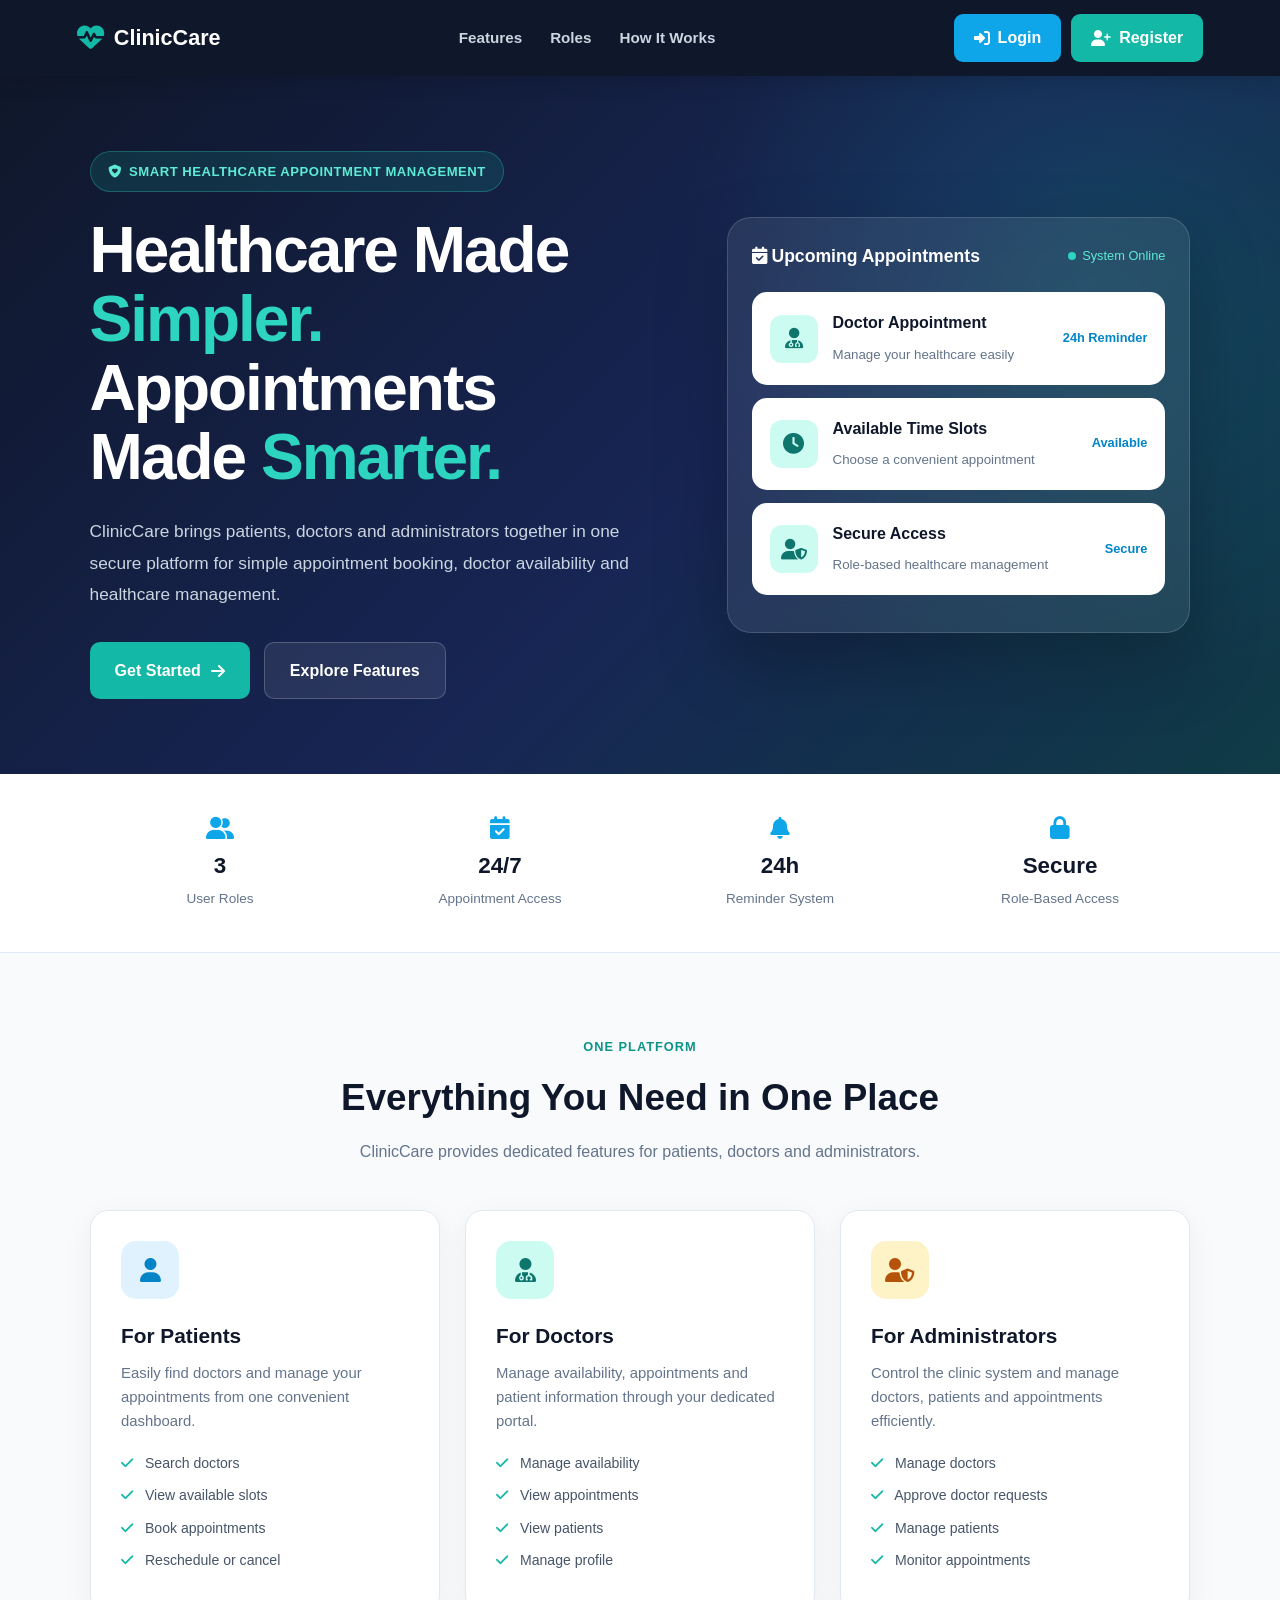
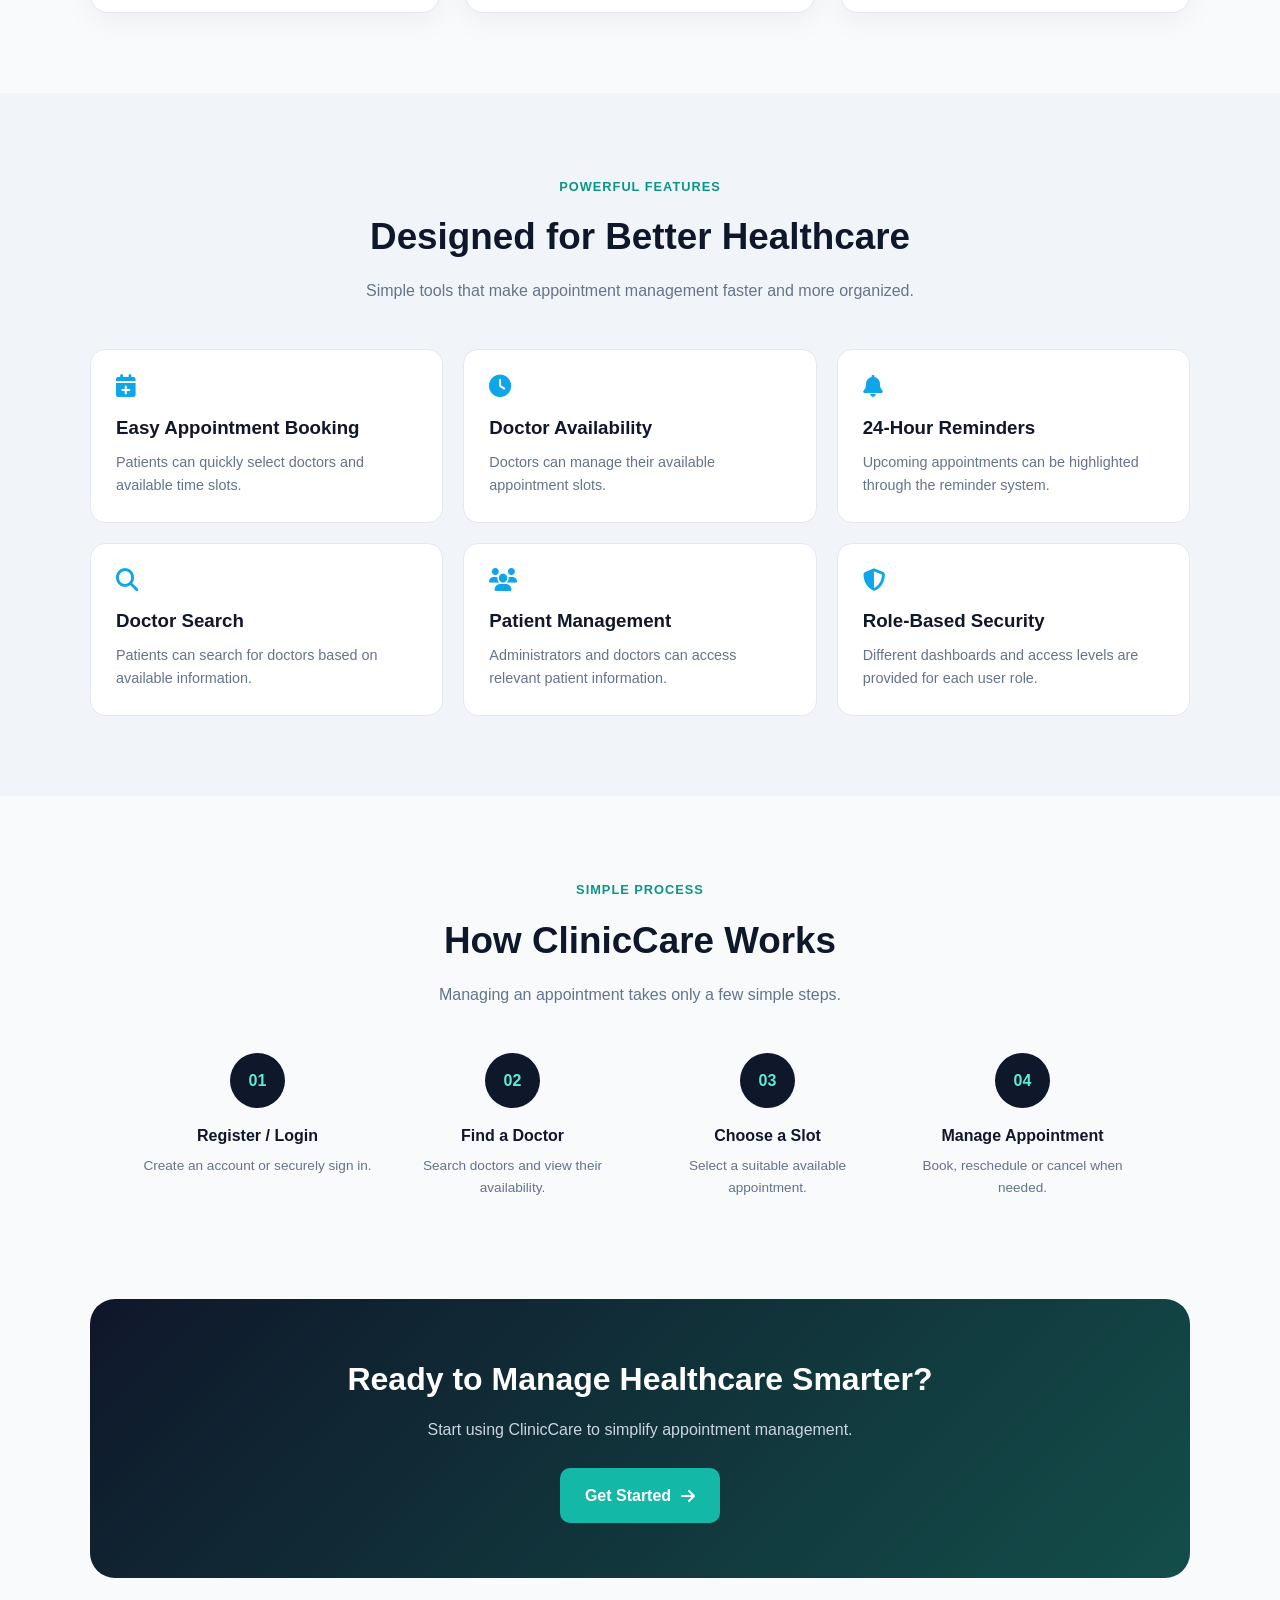
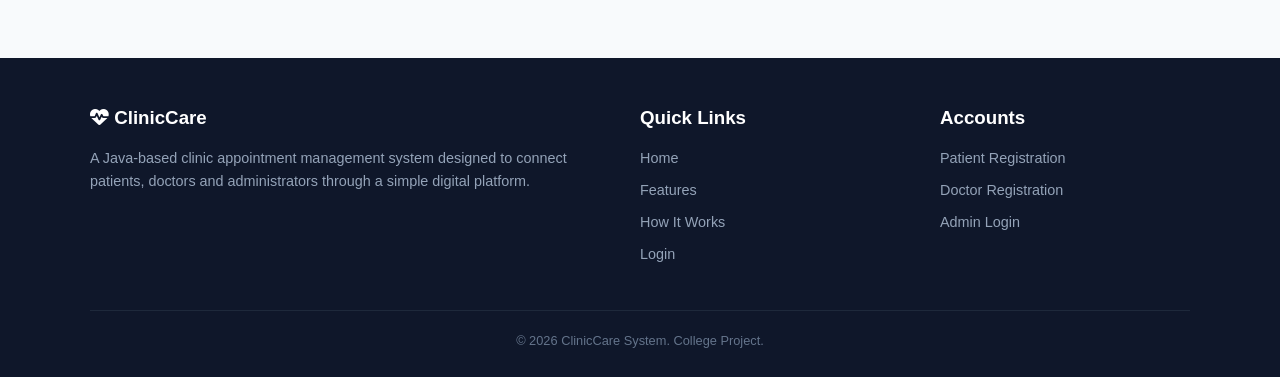
<file: index.html>
<!DOCTYPE html>
<html lang="en">
<head>
    <meta charset="UTF-8">
    <meta name="viewport" content="width=device-width, initial-scale=1.0">

    <title>ClinicCare | Smart Healthcare Management</title>

    <link rel="stylesheet"
          href="https://cdnjs.cloudflare.com/ajax/libs/font-awesome/6.4.0/css/all.min.css">
    <link rel="stylesheet" href="./src/main/webapp/css/style.css">

    <style>
        * {
            margin: 0;
            padding: 0;
            box-sizing: border-box;
        }

        html {
            scroll-behavior: smooth;
        }

        body {
            font-family: Arial, Helvetica, sans-serif;
            background: #f8fafc;
            color: #0f172a;
        }

        a {
            text-decoration: none;
        }

        /* NAVBAR */
        .navbar {
            height: 76px;
            background: #0f172a;
            display: flex;
            align-items: center;
            justify-content: space-between;
            padding: 0 6%;
            position: sticky;
            top: 0;
            z-index: 1000;
            box-shadow: 0 4px 20px rgba(0,0,0,0.15);
        }

        .logo {
            color: white;
            font-size: 1.35rem;
            font-weight: 800;
            display: flex;
            align-items: center;
            gap: 10px;
        }

        .logo i {
            color: #14b8a6;
            font-size: 1.7rem;
        }

        .nav-links {
            display: flex;
            align-items: center;
            gap: 28px;
        }

        .nav-links a {
            color: #cbd5e1;
            font-size: 0.95rem;
            font-weight: 600;
            transition: 0.3s;
        }

        .nav-links a:hover {
            color: #2dd4bf;
        }

        .nav-buttons {
            display: flex;
            gap: 10px;
        }

        .btn {
            padding: 11px 20px;
            border-radius: 9px;
            font-weight: 700;
            transition: 0.3s;
            display: inline-flex;
            align-items: center;
            gap: 8px;
            border: none;
            cursor: pointer;
        }

        .btn-login {
            background: #0ea5e9;
            color: white;
        }

        .btn-login:hover {
            background: #0284c7;
            transform: translateY(-2px);
        }

        .btn-register {
            background: #14b8a6;
            color: white;
        }

        .btn-register:hover {
            background: #0d9488;
            transform: translateY(-2px);
        }

        /* HERO */
        .hero {
            min-height: 610px;
            background:
                radial-gradient(circle at 85% 30%, rgba(20,184,166,0.18), transparent 35%),
                linear-gradient(135deg, #0f172a 0%, #172554 55%, #0f3b46 100%);
            color: white;
            display: flex;
            align-items: center;
            padding: 75px 7%;
        }

        .hero-container {
            max-width: 1200px;
            width: 100%;
            margin: auto;
            display: grid;
            grid-template-columns: 1.1fr 0.9fr;
            gap: 70px;
            align-items: center;
        }

        .badge {
            display: inline-flex;
            align-items: center;
            gap: 8px;
            padding: 9px 17px;
            border-radius: 30px;
            background: rgba(20,184,166,0.15);
            border: 1px solid rgba(45,212,191,0.3);
            color: #5eead4;
            font-size: 0.82rem;
            font-weight: 700;
            letter-spacing: 0.5px;
        }

        .hero h1 {
            font-size: clamp(2.7rem, 5vw, 4.5rem);
            line-height: 1.08;
            margin: 24px 0;
            letter-spacing: -2px;
        }

        .hero h1 span {
            color: #2dd4bf;
        }

        .hero p {
            color: #cbd5e1;
            font-size: 1.08rem;
            line-height: 1.8;
            max-width: 650px;
            margin-bottom: 32px;
        }

        .hero-buttons {
            display: flex;
            gap: 14px;
            flex-wrap: wrap;
        }

        .hero-primary {
            background: #14b8a6;
            color: white;
            padding: 15px 25px;
            border-radius: 10px;
            font-weight: 700;
            display: inline-flex;
            align-items: center;
            gap: 10px;
            transition: 0.3s;
        }

        .hero-primary:hover {
            background: #0d9488;
            transform: translateY(-3px);
        }

        .hero-secondary {
            background: rgba(255,255,255,0.08);
            border: 1px solid rgba(255,255,255,0.2);
            color: white;
            padding: 15px 25px;
            border-radius: 10px;
            font-weight: 700;
            transition: 0.3s;
        }

        .hero-secondary:hover {
            background: rgba(255,255,255,0.15);
        }

        /* HERO CARD */
        .dashboard-preview {
            background: rgba(255,255,255,0.08);
            border: 1px solid rgba(255,255,255,0.15);
            border-radius: 24px;
            padding: 24px;
            backdrop-filter: blur(15px);
            box-shadow: 0 30px 70px rgba(0,0,0,0.25);
        }

        .preview-header {
            display: flex;
            justify-content: space-between;
            align-items: center;
            margin-bottom: 22px;
        }

        .preview-header h3 {
            font-size: 1.1rem;
        }

        .online {
            color: #5eead4;
            font-size: 0.8rem;
            display: flex;
            align-items: center;
            gap: 6px;
        }

        .online::before {
            content: "";
            width: 8px;
            height: 8px;
            background: #2dd4bf;
            border-radius: 50%;
        }

        .appointment-card {
            background: white;
            color: #0f172a;
            padding: 18px;
            border-radius: 15px;
            margin-bottom: 13px;
            display: flex;
            align-items: center;
            gap: 15px;
        }

        .doctor-icon {
            width: 48px;
            height: 48px;
            border-radius: 12px;
            background: #ccfbf1;
            color: #0f766e;
            display: flex;
            align-items: center;
            justify-content: center;
            font-size: 1.3rem;
        }

        .appointment-info {
            flex: 1;
        }

        .appointment-info strong {
            display: block;
            margin-bottom: 5px;
        }

        .appointment-info small {
            color: #64748b;
        }

        .appointment-time {
            color: #0284c7;
            font-size: 0.8rem;
            font-weight: 700;
        }

        /* STATS */
        .stats {
            background: white;
            padding: 25px 7%;
            border-bottom: 1px solid #e2e8f0;
        }

        .stats-container {
            max-width: 1100px;
            margin: auto;
            display: grid;
            grid-template-columns: repeat(4, 1fr);
            gap: 20px;
        }

        .stat {
            text-align: center;
            padding: 18px;
        }

        .stat i {
            color: #0ea5e9;
            font-size: 1.4rem;
            margin-bottom: 8px;
        }

        .stat h3 {
            font-size: 1.4rem;
            color: #0f172a;
        }

        .stat p {
            color: #64748b;
            font-size: 0.85rem;
            margin-top: 4px;
        }

        /* SECTION */
        .section {
            padding: 80px 7%;
        }

        .section-title {
            text-align: center;
            max-width: 700px;
            margin: 0 auto 45px;
        }

        .section-title .label {
            color: #0d9488;
            font-size: 0.8rem;
            font-weight: 800;
            letter-spacing: 1px;
            text-transform: uppercase;
        }

        .section-title h2 {
            font-size: 2.3rem;
            margin: 10px 0;
        }

        .section-title p {
            color: #64748b;
            line-height: 1.7;
        }

        /* ROLE CARDS */
        .role-grid {
            max-width: 1100px;
            margin: auto;
            display: grid;
            grid-template-columns: repeat(3, 1fr);
            gap: 25px;
        }

        .role-card {
            background: white;
            border: 1px solid #e2e8f0;
            border-radius: 18px;
            padding: 30px;
            transition: 0.3s;
            box-shadow: 0 8px 30px rgba(15,23,42,0.05);
        }

        .role-card:hover {
            transform: translateY(-7px);
            box-shadow: 0 18px 40px rgba(15,23,42,0.1);
        }

        .role-icon {
            width: 58px;
            height: 58px;
            border-radius: 15px;
            background: #e0f2fe;
            color: #0284c7;
            display: flex;
            align-items: center;
            justify-content: center;
            font-size: 1.5rem;
            margin-bottom: 20px;
        }

        .role-card:nth-child(2) .role-icon {
            background: #ccfbf1;
            color: #0f766e;
        }

        .role-card:nth-child(3) .role-icon {
            background: #fef3c7;
            color: #b45309;
        }

        .role-card h3 {
            font-size: 1.3rem;
            margin-bottom: 10px;
        }

        .role-card p {
            color: #64748b;
            line-height: 1.6;
            font-size: 0.93rem;
            margin-bottom: 18px;
        }

        .role-card ul {
            list-style: none;
        }

        .role-card li {
            color: #475569;
            font-size: 0.88rem;
            margin: 10px 0;
        }

        .role-card li i {
            color: #14b8a6;
            margin-right: 8px;
        }

        /* FEATURES */
        .features-section {
            background: #f1f5f9;
        }

        .feature-grid {
            max-width: 1100px;
            margin: auto;
            display: grid;
            grid-template-columns: repeat(3, 1fr);
            gap: 20px;
        }

        .feature {
            background: white;
            padding: 25px;
            border-radius: 15px;
            border: 1px solid #e2e8f0;
        }

        .feature i {
            color: #0ea5e9;
            font-size: 1.4rem;
            margin-bottom: 15px;
        }

        .feature h3 {
            margin-bottom: 8px;
        }

        .feature p {
            color: #64748b;
            font-size: 0.9rem;
            line-height: 1.6;
        }

        /* HOW IT WORKS */
        .steps {
            max-width: 1000px;
            margin: auto;
            display: grid;
            grid-template-columns: repeat(4, 1fr);
            gap: 20px;
        }

        .step {
            text-align: center;
            position: relative;
        }

        .step-number {
            width: 55px;
            height: 55px;
            border-radius: 50%;
            background: #0f172a;
            color: #5eead4;
            display: flex;
            align-items: center;
            justify-content: center;
            margin: 0 auto 15px;
            font-weight: 800;
        }

        .step h3 {
            font-size: 1rem;
            margin-bottom: 7px;
        }

        .step p {
            color: #64748b;
            font-size: 0.85rem;
        }

        /* CTA */
        .cta {
            margin: 20px 7% 80px;
            padding: 55px;
            border-radius: 25px;
            background: linear-gradient(135deg, #0f172a, #134e4a);
            color: white;
            text-align: center;
        }

        .cta h2 {
            font-size: 2rem;
            margin-bottom: 12px;
        }

        .cta p {
            color: #cbd5e1;
            margin-bottom: 25px;
        }

        /* FOOTER */
        footer {
            background: #0f172a;
            color: #cbd5e1;
            padding: 45px 7% 25px;
        }

        .footer-container {
            max-width: 1100px;
            margin: auto;
            display: grid;
            grid-template-columns: 2fr 1fr 1fr;
            gap: 50px;
        }

        footer h3 {
            color: white;
            margin-bottom: 14px;
        }

        footer p {
            color: #94a3b8;
            line-height: 1.6;
            font-size: 0.9rem;
        }

        footer a {
            display: block;
            color: #94a3b8;
            margin: 9px 0;
            font-size: 0.9rem;
        }

        footer a:hover {
            color: #2dd4bf;
        }

        .copyright {
            border-top: 1px solid #1e293b;
            margin-top: 35px;
            padding-top: 20px;
            text-align: center;
            color: #64748b;
            font-size: 0.8rem;
        }

        /* RESPONSIVE */
        @media (max-width: 900px) {
            .nav-links {
                display: none;
            }

            .hero-container {
                grid-template-columns: 1fr;
            }

            .dashboard-preview {
                max-width: 600px;
                width: 100%;
                margin: auto;
            }

            .role-grid,
            .feature-grid {
                grid-template-columns: 1fr;
            }

            .stats-container {
                grid-template-columns: repeat(2, 1fr);
            }

            .steps {
                grid-template-columns: repeat(2, 1fr);
                gap: 35px;
            }

            .footer-container {
                grid-template-columns: 1fr 1fr;
            }
        }

        @media (max-width: 600px) {
            .navbar {
                padding: 0 5%;
            }

            .nav-buttons .btn {
                padding: 9px 12px;
                font-size: 0.8rem;
            }

            .hero {
                padding: 55px 5%;
            }

            .hero h1 {
                font-size: 2.6rem;
            }

            .stats-container {
                grid-template-columns: 1fr 1fr;
            }

            .section {
                padding: 60px 5%;
            }

            .cta {
                margin: 10px 5% 60px;
                padding: 35px 20px;
            }

            .footer-container {
                grid-template-columns: 1fr;
            }
        }
    </style>
</head>

<body>

<!-- NAVBAR -->
<header class="navbar">

    <a href="./index.html" class="logo">
        <i class="fa-solid fa-heart-pulse"></i>
        ClinicCare
    </a>

    <nav class="nav-links">
        <a href="#features">Features</a>
        <a href="#roles">Roles</a>
        <a href="#how-it-works">How It Works</a>
    </nav>

    <div class="nav-buttons">
        <a href="./login.html" class="btn btn-login">
            <i class="fa-solid fa-right-to-bracket"></i>
            Login
        </a>

        <a href="./register.html" class="btn btn-register">
            <i class="fa-solid fa-user-plus"></i>
            Register
        </a>
    </div>

</header>

<!-- HERO -->
<section class="hero">

    <div class="hero-container">

        <div>

            <div class="badge">
                <i class="fa-solid fa-shield-heart"></i>
                SMART HEALTHCARE APPOINTMENT MANAGEMENT
            </div>

            <h1>
                Healthcare Made <span>Simpler.</span><br>
                Appointments Made <span>Smarter.</span>
            </h1>

            <p>
                ClinicCare brings patients, doctors and administrators
                together in one secure platform for simple appointment
                booking, doctor availability and healthcare management.
            </p>

            <div class="hero-buttons">

                <a href="./login.html" class="hero-primary">
                    Get Started
                    <i class="fa-solid fa-arrow-right"></i>
                </a>

                <a href="#features" class="hero-secondary">
                    Explore Features
                </a>

            </div>

        </div>

        <!-- DASHBOARD PREVIEW -->
        <div class="dashboard-preview">

            <div class="preview-header">

                <h3>
                    <i class="fa-solid fa-calendar-check"></i>
                    Upcoming Appointments
                </h3>

                <span class="online">System Online</span>

            </div>

            <div class="appointment-card">

                <div class="doctor-icon">
                    <i class="fa-solid fa-user-doctor"></i>
                </div>

                <div class="appointment-info">
                    <strong>Doctor Appointment</strong>
                    <small>Manage your healthcare easily</small>
                </div>

                <span class="appointment-time">
                    24h Reminder
                </span>

            </div>

            <div class="appointment-card">

                <div class="doctor-icon">
                    <i class="fa-solid fa-clock"></i>
                </div>

                <div class="appointment-info">
                    <strong>Available Time Slots</strong>
                    <small>Choose a convenient appointment</small>
                </div>

                <span class="appointment-time">
                    Available
                </span>

            </div>

            <div class="appointment-card">

                <div class="doctor-icon">
                    <i class="fa-solid fa-user-shield"></i>
                </div>

                <div class="appointment-info">
                    <strong>Secure Access</strong>
                    <small>Role-based healthcare management</small>
                </div>

                <span class="appointment-time">
                    Secure
                </span>

            </div>

        </div>

    </div>

</section>

<!-- SYSTEM STATS -->
<section class="stats">

    <div class="stats-container">

        <div class="stat">
            <i class="fa-solid fa-user-group"></i>
            <h3>3</h3>
            <p>User Roles</p>
        </div>

        <div class="stat">
            <i class="fa-solid fa-calendar-check"></i>
            <h3>24/7</h3>
            <p>Appointment Access</p>
        </div>

        <div class="stat">
            <i class="fa-solid fa-bell"></i>
            <h3>24h</h3>
            <p>Reminder System</p>
        </div>

        <div class="stat">
            <i class="fa-solid fa-lock"></i>
            <h3>Secure</h3>
            <p>Role-Based Access</p>
        </div>

    </div>

</section>

<!-- ROLES -->
<section class="section" id="roles">

    <div class="section-title">

        <span class="label">One Platform</span>

        <h2>Everything You Need in One Place</h2>

        <p>
            ClinicCare provides dedicated features for patients,
            doctors and administrators.
        </p>

    </div>

    <div class="role-grid">

        <!-- PATIENT -->
        <div class="role-card">

            <div class="role-icon">
                <i class="fa-solid fa-user"></i>
            </div>

            <h3>For Patients</h3>

            <p>
                Easily find doctors and manage your appointments
                from one convenient dashboard.
            </p>

            <ul>
                <li><i class="fa-solid fa-check"></i> Search doctors</li>
                <li><i class="fa-solid fa-check"></i> View available slots</li>
                <li><i class="fa-solid fa-check"></i> Book appointments</li>
                <li><i class="fa-solid fa-check"></i> Reschedule or cancel</li>
            </ul>

        </div>

        <!-- DOCTOR -->
        <div class="role-card">

            <div class="role-icon">
                <i class="fa-solid fa-user-doctor"></i>
            </div>

            <h3>For Doctors</h3>

            <p>
                Manage availability, appointments and patient
                information through your dedicated portal.
            </p>

            <ul>
                <li><i class="fa-solid fa-check"></i> Manage availability</li>
                <li><i class="fa-solid fa-check"></i> View appointments</li>
                <li><i class="fa-solid fa-check"></i> View patients</li>
                <li><i class="fa-solid fa-check"></i> Manage profile</li>
            </ul>

        </div>

        <!-- ADMIN -->
        <div class="role-card">

            <div class="role-icon">
                <i class="fa-solid fa-user-shield"></i>
            </div>

            <h3>For Administrators</h3>

            <p>
                Control the clinic system and manage doctors,
                patients and appointments efficiently.
            </p>

            <ul>
                <li><i class="fa-solid fa-check"></i> Manage doctors</li>
                <li><i class="fa-solid fa-check"></i> Approve doctor requests</li>
                <li><i class="fa-solid fa-check"></i> Manage patients</li>
                <li><i class="fa-solid fa-check"></i> Monitor appointments</li>
            </ul>

        </div>

    </div>

</section>

<!-- FEATURES -->
<section class="section features-section" id="features">

    <div class="section-title">

        <span class="label">Powerful Features</span>

        <h2>Designed for Better Healthcare</h2>

        <p>
            Simple tools that make appointment management faster
            and more organized.
        </p>

    </div>

    <div class="feature-grid">

        <div class="feature">
            <i class="fa-solid fa-calendar-plus"></i>
            <h3>Easy Appointment Booking</h3>
            <p>
                Patients can quickly select doctors and available
                time slots.
            </p>
        </div>

        <div class="feature">
            <i class="fa-solid fa-clock"></i>
            <h3>Doctor Availability</h3>
            <p>
                Doctors can manage their available appointment slots.
            </p>
        </div>

        <div class="feature">
            <i class="fa-solid fa-bell"></i>
            <h3>24-Hour Reminders</h3>
            <p>
                Upcoming appointments can be highlighted through
                the reminder system.
            </p>
        </div>

        <div class="feature">
            <i class="fa-solid fa-magnifying-glass"></i>
            <h3>Doctor Search</h3>
            <p>
                Patients can search for doctors based on available
                information.
            </p>
        </div>

        <div class="feature">
            <i class="fa-solid fa-users"></i>
            <h3>Patient Management</h3>
            <p>
                Administrators and doctors can access relevant
                patient information.
            </p>
        </div>

        <div class="feature">
            <i class="fa-solid fa-shield-halved"></i>
            <h3>Role-Based Security</h3>
            <p>
                Different dashboards and access levels are provided
                for each user role.
            </p>
        </div>

    </div>

</section>

<!-- HOW IT WORKS -->
<section class="section" id="how-it-works">

    <div class="section-title">

        <span class="label">Simple Process</span>

        <h2>How ClinicCare Works</h2>

        <p>
            Managing an appointment takes only a few simple steps.
        </p>

    </div>

    <div class="steps">

        <div class="step">
            <div class="step-number">01</div>
            <h3>Register / Login</h3>
            <p>Create an account or securely sign in.</p>
        </div>

        <div class="step">
            <div class="step-number">02</div>
            <h3>Find a Doctor</h3>
            <p>Search doctors and view their availability.</p>
        </div>

        <div class="step">
            <div class="step-number">03</div>
            <h3>Choose a Slot</h3>
            <p>Select a suitable available appointment.</p>
        </div>

        <div class="step">
            <div class="step-number">04</div>
            <h3>Manage Appointment</h3>
            <p>Book, reschedule or cancel when needed.</p>
        </div>

    </div>

</section>

<!-- CTA -->
<section class="cta">

    <h2>Ready to Manage Healthcare Smarter?</h2>

    <p>Start using ClinicCare to simplify appointment management.</p>

    <a href="./login.html" class="hero-primary">
        Get Started
        <i class="fa-solid fa-arrow-right"></i>
    </a>

</section>

<!-- FOOTER -->
<footer>

    <div class="footer-container">

        <div>
            <h3>
                <i class="fa-solid fa-heart-pulse"></i>
                ClinicCare
            </h3>
            <p>
                A Java-based clinic appointment management system
                designed to connect patients, doctors and administrators
                through a simple digital platform.
            </p>
        </div>

        <div>
            <h3>Quick Links</h3>
            <a href="./index.html">Home</a>
            <a href="#features">Features</a>
            <a href="#how-it-works">How It Works</a>
            <a href="./login.html">Login</a>
        </div>

        <div>
            <h3>Accounts</h3>
            <a href="./register.html">Patient Registration</a>
            <a href="./doctor-register.html">Doctor Registration</a>
            <a href="./login.html">Admin Login</a>
        </div>

    </div>

    <div class="copyright">
        © 2026 ClinicCare System. College Project.
    </div>

</footer>

</body>
</html>
</file>
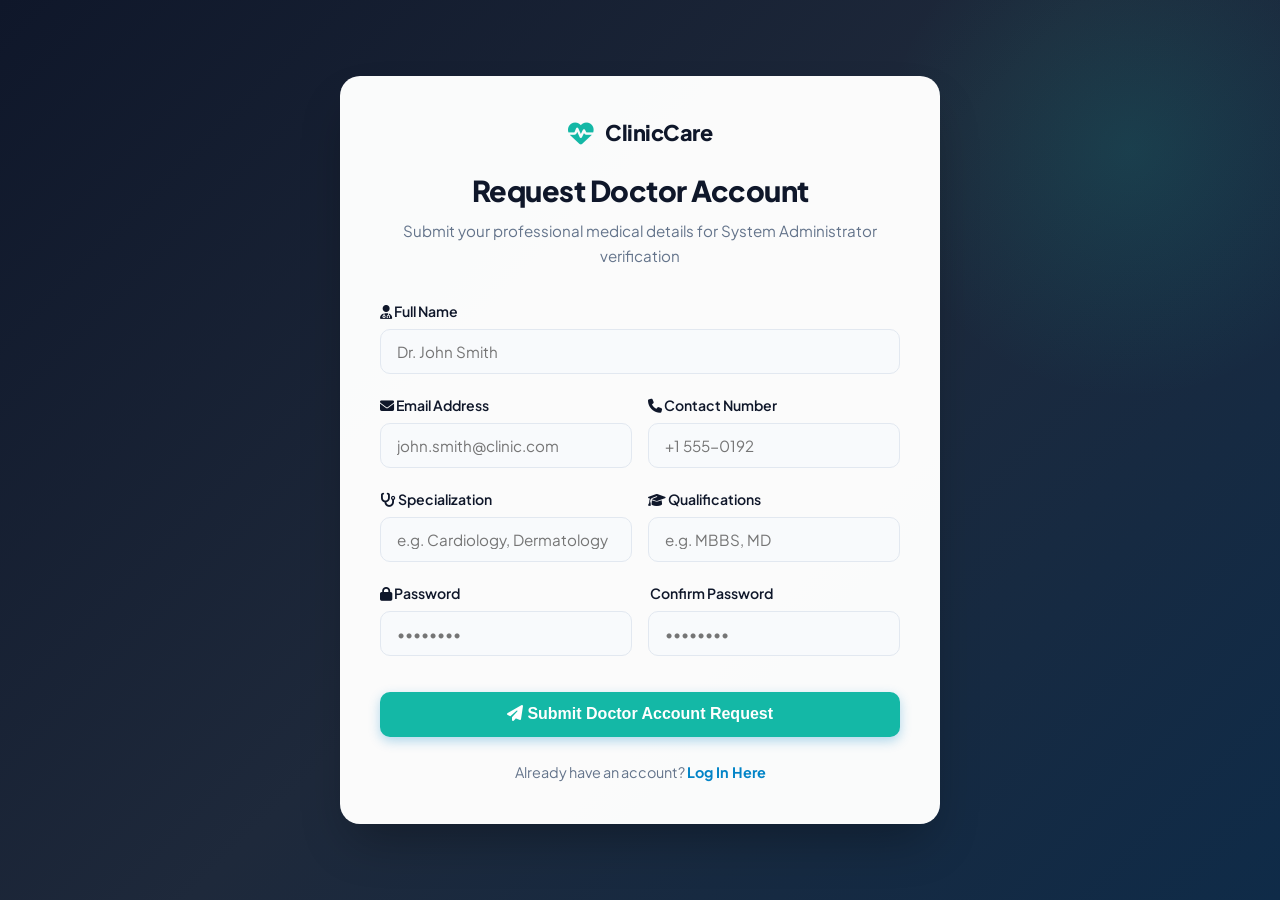
<file: doctor-register.html>
<!DOCTYPE html>
<html lang="en">
<head>
    <meta charset="UTF-8">
    <meta name="viewport" content="width=device-width, initial-scale=1.0">
    <title>Request Doctor Account - ClinicCare</title>
    <link rel="stylesheet" href="https://cdnjs.cloudflare.com/ajax/libs/font-awesome/6.4.0/css/all.min.css">
    <link rel="stylesheet" href="./src/main/webapp/css/style.css">
</head>
<body>

    <div class="auth-container">
        <div class="auth-card" style="max-width: 600px;">
            <div class="auth-header">
                <a href="./index.html" class="brand-logo" style="justify-content: center; color: var(--secondary); margin-bottom: 1rem;">
                    <i class="fa-solid fa-heart-pulse"></i> ClinicCare
                </a>
                <h2>Request Doctor Account</h2>
                <p>Submit your professional medical details for System Administrator verification</p>
            </div>

            <form action="./registerDoctor" method="post">
                <div class="form-group">
                    <label class="form-label" for="name"><i class="fa-solid fa-user-md"></i> Full Name</label>
                    <input type="text" id="name" name="name" class="form-control" placeholder="Dr. John Smith" required>
                </div>

                <div style="display: grid; grid-template-columns: 1fr 1fr; gap: 1rem;">
                    <div class="form-group">
                        <label class="form-label" for="email"><i class="fa-solid fa-envelope"></i> Email Address</label>
                        <input type="email" id="email" name="email" class="form-control" placeholder="john.smith@clinic.com" required>
                    </div>

                    <div class="form-group">
                        <label class="form-label" for="contact"><i class="fa-solid fa-phone"></i> Contact Number</label>
                        <input type="text" id="contact" name="contact" class="form-control" placeholder="+1 555-0192" required>
                    </div>
                </div>

                <div style="display: grid; grid-template-columns: 1fr 1fr; gap: 1rem;">
                    <div class="form-group">
                        <label class="form-label" for="specialization"><i class="fa-solid fa-stethoscope"></i> Specialization</label>
                        <input type="text" id="specialization" name="specialization" class="form-control" placeholder="e.g. Cardiology, Dermatology" required>
                    </div>

                    <div class="form-group">
                        <label class="form-label" for="qualifications"><i class="fa-solid fa-graduation-cap"></i> Qualifications</label>
                        <input type="text" id="qualifications" name="qualifications" class="form-control" placeholder="e.g. MBBS, MD" required>
                    </div>
                </div>

                <div style="display: grid; grid-template-columns: 1fr 1fr; gap: 1rem;">
                    <div class="form-group">
                        <label class="form-label" for="password"><i class="fa-solid fa-lock"></i> Password</label>
                        <input type="password" id="password" name="password" class="form-control" placeholder="••••••••" required>
                    </div>

                    <div class="form-group">
                        <label class="form-label" for="confirmPassword"><i class="fa-solid fa-shield-check"></i> Confirm Password</label>
                        <input type="password" id="confirmPassword" name="confirmPassword" class="form-control" placeholder="••••••••" required>
                    </div>
                </div>

                <button type="submit" class="btn-primary" style="margin-top: 1rem; background: var(--accent);">
                    <i class="fa-solid fa-paper-plane"></i> Submit Doctor Account Request
                </button>
            </form>

            <div style="text-align: center; margin-top: 1.5rem; font-size: 0.9rem; color: var(--text-muted);">
                Already have an account?
                <a href="./login.html" style="color: var(--primary); font-weight: 700; text-decoration: none;">
                    Log In Here
                </a>
            </div>
        </div>
    </div>

    <script src="./src/main/webapp/js/main.js"></script>
</body>
</html>
</file>
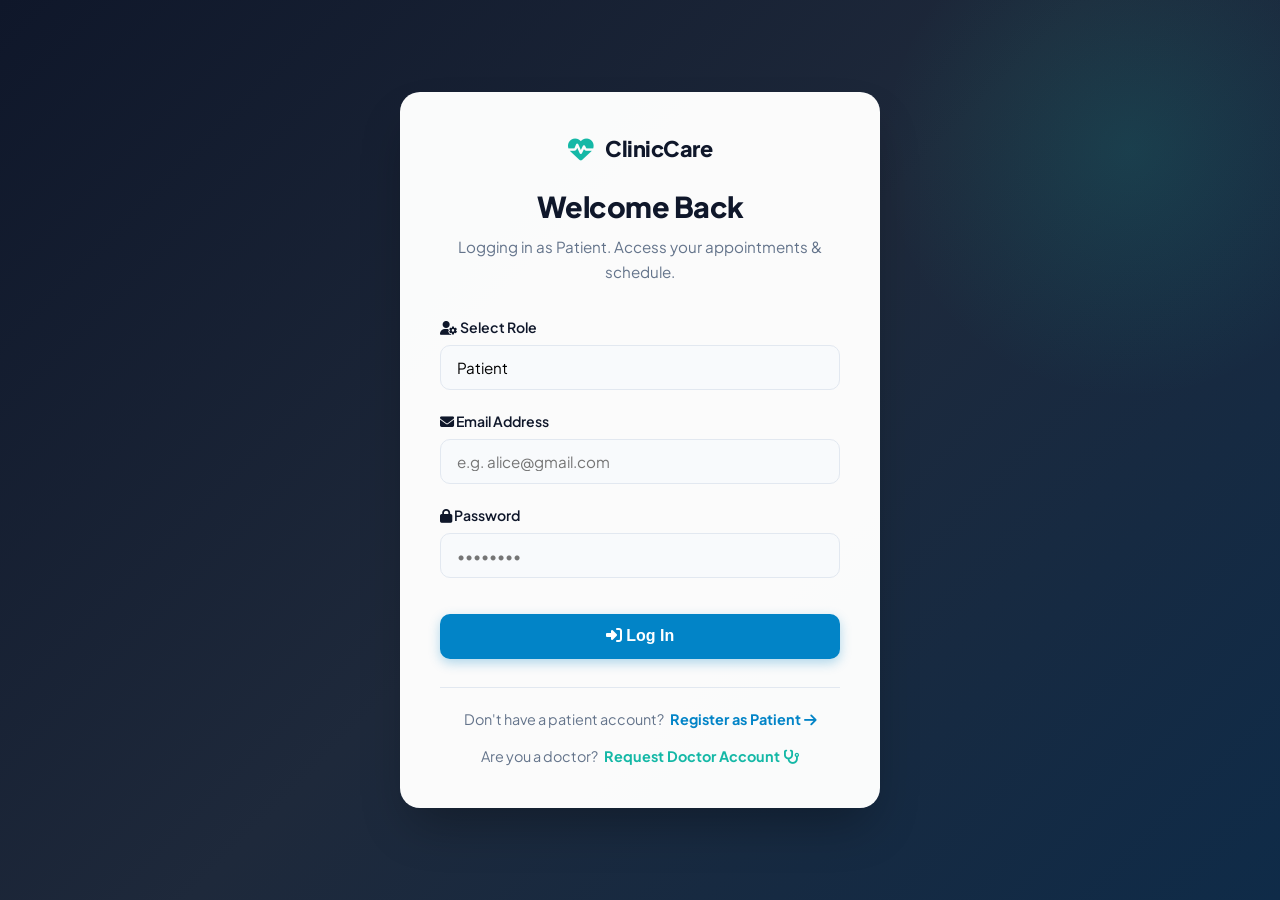
<file: login.html>
<!DOCTYPE html>
<html lang="en">
<head>
    <meta charset="UTF-8">
    <meta name="viewport" content="width=device-width, initial-scale=1.0">
    <title>Login - Clinic Appointment Management System</title>
    <link rel="stylesheet" href="https://cdnjs.cloudflare.com/ajax/libs/font-awesome/6.4.0/css/all.min.css">
    <link rel="stylesheet" href="./src/main/webapp/css/style.css">
</head>
<body>

    <div class="auth-container">
        <div class="auth-card">
            <div class="auth-header">
                <a href="./index.html" class="brand-logo" style="justify-content: center; color: var(--secondary); margin-bottom: 1rem;">
                    <i class="fa-solid fa-heart-pulse"></i> ClinicCare
                </a>
                <h2>Welcome Back</h2>
                <p id="roleNotice">Select your role and sign in to access your dashboard</p>
            </div>

            <form action="./login" method="post">
                <div class="form-group">
                    <label class="form-label" for="role"><i class="fa-solid fa-user-gear"></i> Select Role</label>
                    <select name="role" id="role" class="form-control" onchange="updateRoleNotice()" required>
                        <option value="PATIENT">Patient</option>
                        <option value="DOCTOR">Doctor</option>
                        <option value="ADMIN">System Admin</option>
                    </select>
                </div>

                <div class="form-group">
                    <label class="form-label" for="email"><i class="fa-solid fa-envelope"></i> Email Address</label>
                    <input type="email" id="email" name="email" class="form-control" placeholder="e.g. alice@gmail.com" required>
                </div>

                <div class="form-group">
                    <label class="form-label" for="password"><i class="fa-solid fa-lock"></i> Password</label>
                    <input type="password" id="password" name="password" class="form-control" placeholder="••••••••" required>
                </div>

                <button type="submit" class="btn-primary" style="margin-top: 1rem;">
                    <i class="fa-solid fa-right-to-bracket"></i> Log In
                </button>
            </form>

            <div style="margin-top: 1.75rem; border-top: 1px solid var(--border); padding-top: 1.25rem; display: flex; flex-direction: column; gap: 0.85rem; text-align: center; font-size: 0.9rem;">
                <div>
                    <span style="color: var(--text-muted);">Don't have a patient account?</span>
                    <a href="./register.html" style="color: var(--primary); font-weight: 700; text-decoration: none; margin-left: 0.25rem;">
                        Register as Patient <i class="fa-solid fa-arrow-right"></i>
                    </a>
                </div>

                <div>
                    <span style="color: var(--text-muted);">Are you a doctor?</span>
                    <a href="./doctor-register.html" style="color: var(--accent); font-weight: 700; text-decoration: none; margin-left: 0.25rem;">
                        Request Doctor Account <i class="fa-solid fa-stethoscope"></i>
                    </a>
                </div>
            </div>
        </div>
    </div>

    <script src="./src/main/webapp/js/main.js"></script>
    <script>
        function updateRoleNotice() {
            const role = document.getElementById('role').value;
            const notice = document.getElementById('roleNotice');
            if (role === 'PATIENT') {
                notice.textContent = "Logging in as Patient. Access your appointments & schedule.";
            } else if (role === 'DOCTOR') {
                notice.textContent = "Logging in as Doctor. Access your clinic schedule & patients.";
            } else if (role === 'ADMIN') {
                notice.textContent = "Logging in as System Administrator. Manage clinic operations.";
            }
        }
        document.addEventListener('DOMContentLoaded', updateRoleNotice);
    </script>
</body>
</html>
</file>
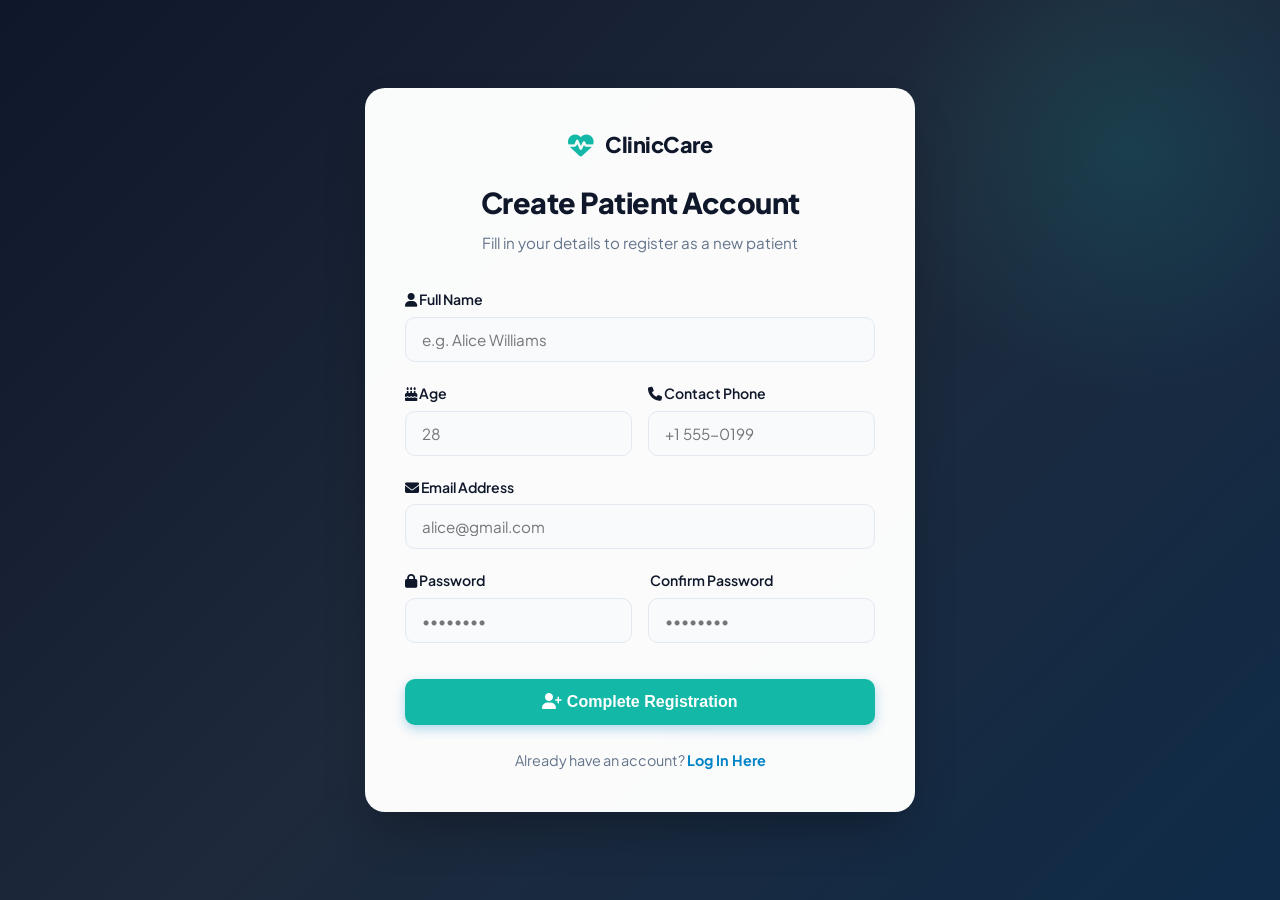
<file: register.html>
<!DOCTYPE html>
<html lang="en">
<head>
    <meta charset="UTF-8">
    <meta name="viewport" content="width=device-width, initial-scale=1.0">
    <title>Patient Registration - Clinic Appointment Management System</title>
    <link rel="stylesheet" href="https://cdnjs.cloudflare.com/ajax/libs/font-awesome/6.4.0/css/all.min.css">
    <link rel="stylesheet" href="./src/main/webapp/css/style.css">
</head>
<body>

    <div class="auth-container">
        <div class="auth-card" style="max-width: 550px;">
            <div class="auth-header">
                <a href="./index.html" class="brand-logo" style="justify-content: center; color: var(--secondary); margin-bottom: 1rem;">
                    <i class="fa-solid fa-heart-pulse"></i> ClinicCare
                </a>
                <h2>Create Patient Account</h2>
                <p>Fill in your details to register as a new patient</p>
            </div>

            <form action="./register" method="post">
                <div class="form-group">
                    <label class="form-label" for="name"><i class="fa-solid fa-user"></i> Full Name</label>
                    <input type="text" id="name" name="name" class="form-control" placeholder="e.g. Alice Williams" required>
                </div>

                <div style="display: grid; grid-template-columns: 1fr 1fr; gap: 1rem;">
                    <div class="form-group">
                        <label class="form-label" for="age"><i class="fa-solid fa-cake-candles"></i> Age</label>
                        <input type="number" id="age" name="age" class="form-control" min="1" max="120" placeholder="28" required>
                    </div>

                    <div class="form-group">
                        <label class="form-label" for="contact"><i class="fa-solid fa-phone"></i> Contact Phone</label>
                        <input type="text" id="contact" name="contact" class="form-control" placeholder="+1 555-0199" required>
                    </div>
                </div>

                <div class="form-group">
                    <label class="form-label" for="email"><i class="fa-solid fa-envelope"></i> Email Address</label>
                    <input type="email" id="email" name="email" class="form-control" placeholder="alice@gmail.com" required>
                </div>

                <div style="display: grid; grid-template-columns: 1fr 1fr; gap: 1rem;">
                    <div class="form-group">
                        <label class="form-label" for="password"><i class="fa-solid fa-lock"></i> Password</label>
                        <input type="password" id="password" name="password" class="form-control" placeholder="••••••••" required>
                    </div>

                    <div class="form-group">
                        <label class="form-label" for="confirmPassword"><i class="fa-solid fa-shield-check"></i> Confirm Password</label>
                        <input type="password" id="confirmPassword" name="confirmPassword" class="form-control" placeholder="••••••••" required>
                    </div>
                </div>

                <button type="submit" class="btn-primary" style="margin-top: 1rem; background: var(--accent);">
                    <i class="fa-solid fa-user-plus"></i> Complete Registration
                </button>
            </form>

            <div style="text-align: center; margin-top: 1.5rem; font-size: 0.9rem; color: var(--text-muted);">
                Already have an account?
                <a href="./login.html" style="color: var(--primary); font-weight: 700; text-decoration: none;">
                    Log In Here
                </a>
            </div>
        </div>
    </div>

    <script src="./src/main/webapp/js/main.js"></script>
</body>
</html>
</file>
<file: src/main/webapp/css/style.css>
/* ==========================================================================
   CLINIC APPOINTMENT MANAGEMENT SYSTEM - MODERN DESIGN SYSTEM & STYLESHEET
   ========================================================================== */

@import url('https://fonts.googleapis.com/css2?family=Plus+Jakarta+Sans:wght@300;400;500;600;700;800&display=swap');

:root {
  --primary: #0284c7;
  --primary-hover: #0369a1;
  --primary-light: #e0f2fe;
  --secondary: #0f172a;
  --accent: #14b8a6;
  --accent-light: #ccfbf1;
  --success: #10b981;
  --warning: #f59e0b;
  --danger: #ef4444;
  --bg-gradient: linear-gradient(135deg, #0f172a 0%, #1e293b 50%, #0f2b48 100%);
  --surface-dark: #1e293b;
  --surface-card: #ffffff;
  --surface-bg: #f8fafc;
  --border: #e2e8f0;
  --text-main: #0f172a;
  --text-muted: #64748b;
  --text-white: #ffffff;
  --shadow-sm: 0 1px 3px rgba(0,0,0,0.1);
  --shadow-md: 0 4px 12px rgba(0,0,0,0.08);
  --shadow-lg: 0 10px 25px -5px rgba(2, 132, 199, 0.15);
  --radius: 12px;
  --transition: all 0.25s cubic-bezier(0.4, 0, 0.2, 1);
}

* {
  box-sizing: border-box;
  margin: 0;
  padding: 0;
}

body {
  font-family: 'Plus Jakarta Sans', system-ui, -apple-system, sans-serif;
  background-color: var(--surface-bg);
  color: var(--text-main);
  line-height: 1.6;
  min-height: 100vh;
}

/* ==========================================================================
   HEADER & NAVBAR
   ========================================================================== */

.app-navbar {
  background: rgba(15, 23, 42, 0.95);
  backdrop-filter: blur(12px);
  color: var(--text-white);
  padding: 1rem 2rem;
  display: flex;
  justify-content: space-between;
  align-items: center;
  position: sticky;
  top: 0;
  z-index: 100;
  box-shadow: 0 4px 20px rgba(0, 0, 0, 0.15);
}

.brand-logo {
  display: flex;
  align-items: center;
  gap: 0.75rem;
  font-size: 1.35rem;
  font-weight: 800;
  color: var(--text-white);
  text-decoration: none;
  letter-spacing: -0.5px;
}

.brand-logo i {
  color: var(--accent);
  font-size: 1.6rem;
}

.nav-user {
  display: flex;
  align-items: center;
  gap: 1.25rem;
}

.user-badge {
  background: rgba(255, 255, 255, 0.1);
  padding: 0.4rem 1rem;
  border-radius: 50px;
  font-size: 0.85rem;
  font-weight: 600;
  border: 1px solid rgba(255, 255, 255, 0.15);
}

.btn-logout {
  background: rgba(239, 68, 68, 0.15);
  color: #fca5a5;
  border: 1px solid rgba(239, 68, 68, 0.3);
  padding: 0.45rem 1.2rem;
  border-radius: 8px;
  text-decoration: none;
  font-weight: 600;
  font-size: 0.85rem;
  transition: var(--transition);
}

.btn-logout:hover {
  background: var(--danger);
  color: white;
}

/* ==========================================================================
   LANDING / AUTH LAYOUT
   ========================================================================== */

.auth-container {
  min-height: 100vh;
  background: var(--bg-gradient);
  display: flex;
  align-items: center;
  justify-content: center;
  padding: 2rem;
  position: relative;
  overflow: hidden;
}

.auth-container::before {
  content: '';
  position: absolute;
  width: 500px;
  height: 500px;
  background: radial-gradient(circle, rgba(20, 184, 166, 0.15) 0%, rgba(0,0,0,0) 70%);
  top: -100px;
  right: -100px;
  border-radius: 50%;
}

.auth-card {
  background: rgba(255, 255, 255, 0.98);
  border-radius: 20px;
  box-shadow: 0 25px 50px -12px rgba(0, 0, 0, 0.3);
  width: 100%;
  max-width: 480px;
  padding: 2.5rem;
  z-index: 10;
  position: relative;
}

.auth-header {
  text-align: center;
  margin-bottom: 2rem;
}

.auth-header h2 {
  font-size: 1.8rem;
  font-weight: 800;
  color: var(--secondary);
  letter-spacing: -0.5px;
}

.auth-header p {
  color: var(--text-muted);
  font-size: 0.95rem;
  margin-top: 0.4rem;
}

/* ==========================================================================
   FORMS & INPUTS
   ========================================================================== */

.form-group {
  margin-bottom: 1.25rem;
}

.form-label {
  display: block;
  font-size: 0.88rem;
  font-weight: 600;
  color: var(--secondary);
  margin-bottom: 0.4rem;
}

.form-control {
  width: 100%;
  padding: 0.75rem 1rem;
  border: 1.5px solid var(--border);
  border-radius: 10px;
  font-family: inherit;
  font-size: 0.95rem;
  transition: var(--transition);
  background: #f8fafc;
}

.form-control:focus {
  outline: none;
  border-color: var(--primary);
  background: #ffffff;
  box-shadow: 0 0 0 4px var(--primary-light);
}

select.form-control {
  appearance: none;
  background-image: url("data:image/svg+xml,%3Csvg xmlns='http://www.w3.org/2000/svg' fill='none' viewBox='0 0 24 24' stroke='%2064748b'%3E%3Cpath stroke-linecap='round' stroke-linejoin='round' stroke-width='2' d='M19 9l-7 7-7-7'%3E%3C/path%3E%3C/svg%3E");
  background-repeat: no-repeat;
  background-position: right 1rem center;
  background-size: 1.2rem;
}

.btn-primary {
  width: 100%;
  padding: 0.85rem;
  background: var(--primary);
  color: white;
  border: none;
  border-radius: 10px;
  font-weight: 700;
  font-size: 1rem;
  cursor: pointer;
  transition: var(--transition);
  box-shadow: 0 4px 12px rgba(2, 132, 199, 0.3);
}

.btn-primary:hover {
  background: var(--primary-hover);
  transform: translateY(-1px);
}

.btn-secondary {
  padding: 0.6rem 1.2rem;
  background: #e2e8f0;
  color: var(--secondary);
  border: none;
  border-radius: 8px;
  font-weight: 600;
  cursor: pointer;
  transition: var(--transition);
  text-decoration: none;
  display: inline-block;
}

.btn-secondary:hover {
  background: #cbd5e1;
}

.btn-danger-sm {
  padding: 0.4rem 0.8rem;
  background: rgba(239, 68, 68, 0.1);
  color: var(--danger);
  border: 1px solid rgba(239, 68, 68, 0.2);
  border-radius: 6px;
  font-size: 0.82rem;
  font-weight: 600;
  cursor: pointer;
  transition: var(--transition);
  text-decoration: none;
}

.btn-danger-sm:hover {
  background: var(--danger);
  color: white;
}

/* ==========================================================================
   ALERTS & NOTIFICATIONS
   ========================================================================== */

.alert {
  padding: 0.85rem 1.2rem;
  border-radius: 10px;
  margin-bottom: 1.25rem;
  font-size: 0.9rem;
  font-weight: 500;
  display: flex;
  align-items: center;
  gap: 0.75rem;
}

.alert-error {
  background: #fef2f2;
  color: #991b1b;
  border: 1px solid #fecaca;
}

.alert-success {
  background: #ecfdf5;
  color: #065f46;
  border: 1px solid #a7f3d0;
}

.reminder-card {
  background: linear-gradient(135deg, #fef3c7 0%, #fde68a 100%);
  border: 1px solid #f59e0b;
  color: #92400e;
  border-radius: 12px;
  padding: 1.25rem;
  margin-bottom: 1rem;
  display: flex;
  align-items: flex-start;
  gap: 1rem;
  box-shadow: 0 4px 12px rgba(245, 158, 11, 0.15);
}

.reminder-icon {
  font-size: 1.5rem;
  color: #d97706;
}

/* ==========================================================================
   DASHBOARD LAYOUT
   ========================================================================== */

.dashboard-container {
  max-width: 1300px;
  margin: 2rem auto;
  padding: 0 1.5rem;
}

.dashboard-header {
  margin-bottom: 2rem;
}

.dashboard-header h1 {
  font-size: 2rem;
  font-weight: 800;
  color: var(--secondary);
}

.dashboard-header p {
  color: var(--text-muted);
}

/* Stat Cards */
.stats-grid {
  display: grid;
  grid-template-columns: repeat(auto-fit, minmax(240px, 1fr));
  gap: 1.5rem;
  margin-bottom: 2.5rem;
}

.stat-card {
  background: white;
  padding: 1.75rem;
  border-radius: 16px;
  box-shadow: var(--shadow-sm);
  border: 1px solid var(--border);
  display: flex;
  align-items: center;
  gap: 1.25rem;
  transition: var(--transition);
}

.stat-card:hover {
  transform: translateY(-3px);
  box-shadow: var(--shadow-md);
}

.stat-icon {
  width: 56px;
  height: 56px;
  border-radius: 14px;
  display: flex;
  align-items: center;
  justify-content: center;
  font-size: 1.5rem;
}

.icon-blue { background: #e0f2fe; color: #0284c7; }
.icon-teal { background: #ccfbf1; color: #0d9488; }
.icon-amber { background: #fef3c7; color: #d97706; }

.stat-info h3 {
  font-size: 1.8rem;
  font-weight: 800;
  color: var(--secondary);
}

.stat-info p {
  font-size: 0.88rem;
  color: var(--text-muted);
  font-weight: 600;
}

/* Tab Navigation */
.tabs-nav {
  display: flex;
  gap: 0.75rem;
  border-bottom: 2px solid var(--border);
  margin-bottom: 2rem;
  overflow-x: auto;
}

.tab-btn {
  padding: 0.85rem 1.5rem;
  background: transparent;
  border: none;
  font-weight: 700;
  font-size: 0.95rem;
  color: var(--text-muted);
  cursor: pointer;
  border-bottom: 3px solid transparent;
  transition: var(--transition);
  white-space: nowrap;
}

.tab-btn:hover {
  color: var(--primary);
}

.tab-btn.active {
  color: var(--primary);
  border-bottom-color: var(--primary);
}

.tab-content {
  display: none;
}

.tab-content.active {
  display: block;
}

/* ==========================================================================
   TABLES & BADGES
   ========================================================================== */

.table-responsive {
  background: white;
  border-radius: 16px;
  border: 1px solid var(--border);
  box-shadow: var(--shadow-sm);
  overflow: hidden;
}

.data-table {
  width: 100%;
  border-collapse: collapse;
  text-align: left;
}

.data-table th {
  background: #f8fafc;
  padding: 1rem 1.25rem;
  font-size: 0.85rem;
  font-weight: 700;
  color: var(--text-muted);
  text-transform: uppercase;
  letter-spacing: 0.5px;
  border-bottom: 1px solid var(--border);
}

.data-table td {
  padding: 1rem 1.25rem;
  font-size: 0.92rem;
  border-bottom: 1px solid var(--border);
  color: var(--secondary);
}

.data-table tbody tr:hover {
  background: #f8fafc;
}

/* Status Badges */
.badge {
  display: inline-block;
  padding: 0.35rem 0.75rem;
  border-radius: 50px;
  font-size: 0.78rem;
  font-weight: 700;
  text-transform: uppercase;
  letter-spacing: 0.5px;
}

.badge-scheduled { background: #e0f2fe; color: #0369a1; }
.badge-rescheduled { background: #fef3c7; color: #b45309; }
.badge-cancelled { background: #fef2f2; color: #b91c1c; }
.badge-completed { background: #dcfce7; color: #15803d; }
.badge-active { background: #dcfce7; color: #15803d; }
.badge-inactive { background: #f3f4f6; color: #4b5563; }
.badge-available { background: #ccfbf1; color: #0f766e; }
.badge-booked { background: #fee2e2; color: #991b1b; }

/* Slot Cards Grid */
.slots-grid {
  display: grid;
  grid-template-columns: repeat(auto-fill, minmax(200px, 1fr));
  gap: 1rem;
  margin-top: 1rem;
}

.slot-card {
  background: white;
  border: 1.5px solid var(--border);
  border-radius: 12px;
  padding: 1rem;
  text-align: center;
  transition: var(--transition);
}

.slot-card.available {
  border-color: var(--accent);
  background: #f0fdf4;
}

.slot-card.booked {
  border-color: #fca5a5;
  background: #fff5f5;
  opacity: 0.7;
}

.slot-time {
  font-weight: 800;
  font-size: 1.05rem;
  color: var(--secondary);
}

.slot-date {
  font-size: 0.85rem;
  color: var(--text-muted);
  margin-top: 0.2rem;
}

/* Modal Popup */
.modal-backdrop {
  position: fixed;
  top: 0;
  left: 0;
  width: 100vw;
  height: 100vh;
  background: rgba(15, 23, 42, 0.6);
  backdrop-filter: blur(4px);
  display: flex;
  align-items: center;
  justify-content: center;
  z-index: 1000;
  visibility: hidden;
  opacity: 0;
  transition: var(--transition);
}

.modal-backdrop.show {
  visibility: visible;
  opacity: 1;
}

.modal-box {
  background: white;
  border-radius: 20px;
  width: 90%;
  max-width: 520px;
  padding: 2rem;
  box-shadow: 0 25px 50px -12px rgba(0,0,0,0.25);
  transform: translateY(20px);
  transition: var(--transition);
}

.modal-backdrop.show .modal-box {
  transform: translateY(0);
}

.modal-header {
  display: flex;
  justify-content: space-between;
  align-items: center;
  margin-bottom: 1.5rem;
}

.modal-header h3 {
  font-weight: 800;
  font-size: 1.4rem;
  color: var(--secondary);
}

.modal-close {
  background: none;
  border: none;
  font-size: 1.5rem;
  cursor: pointer;
  color: var(--text-muted);
}
</file>
